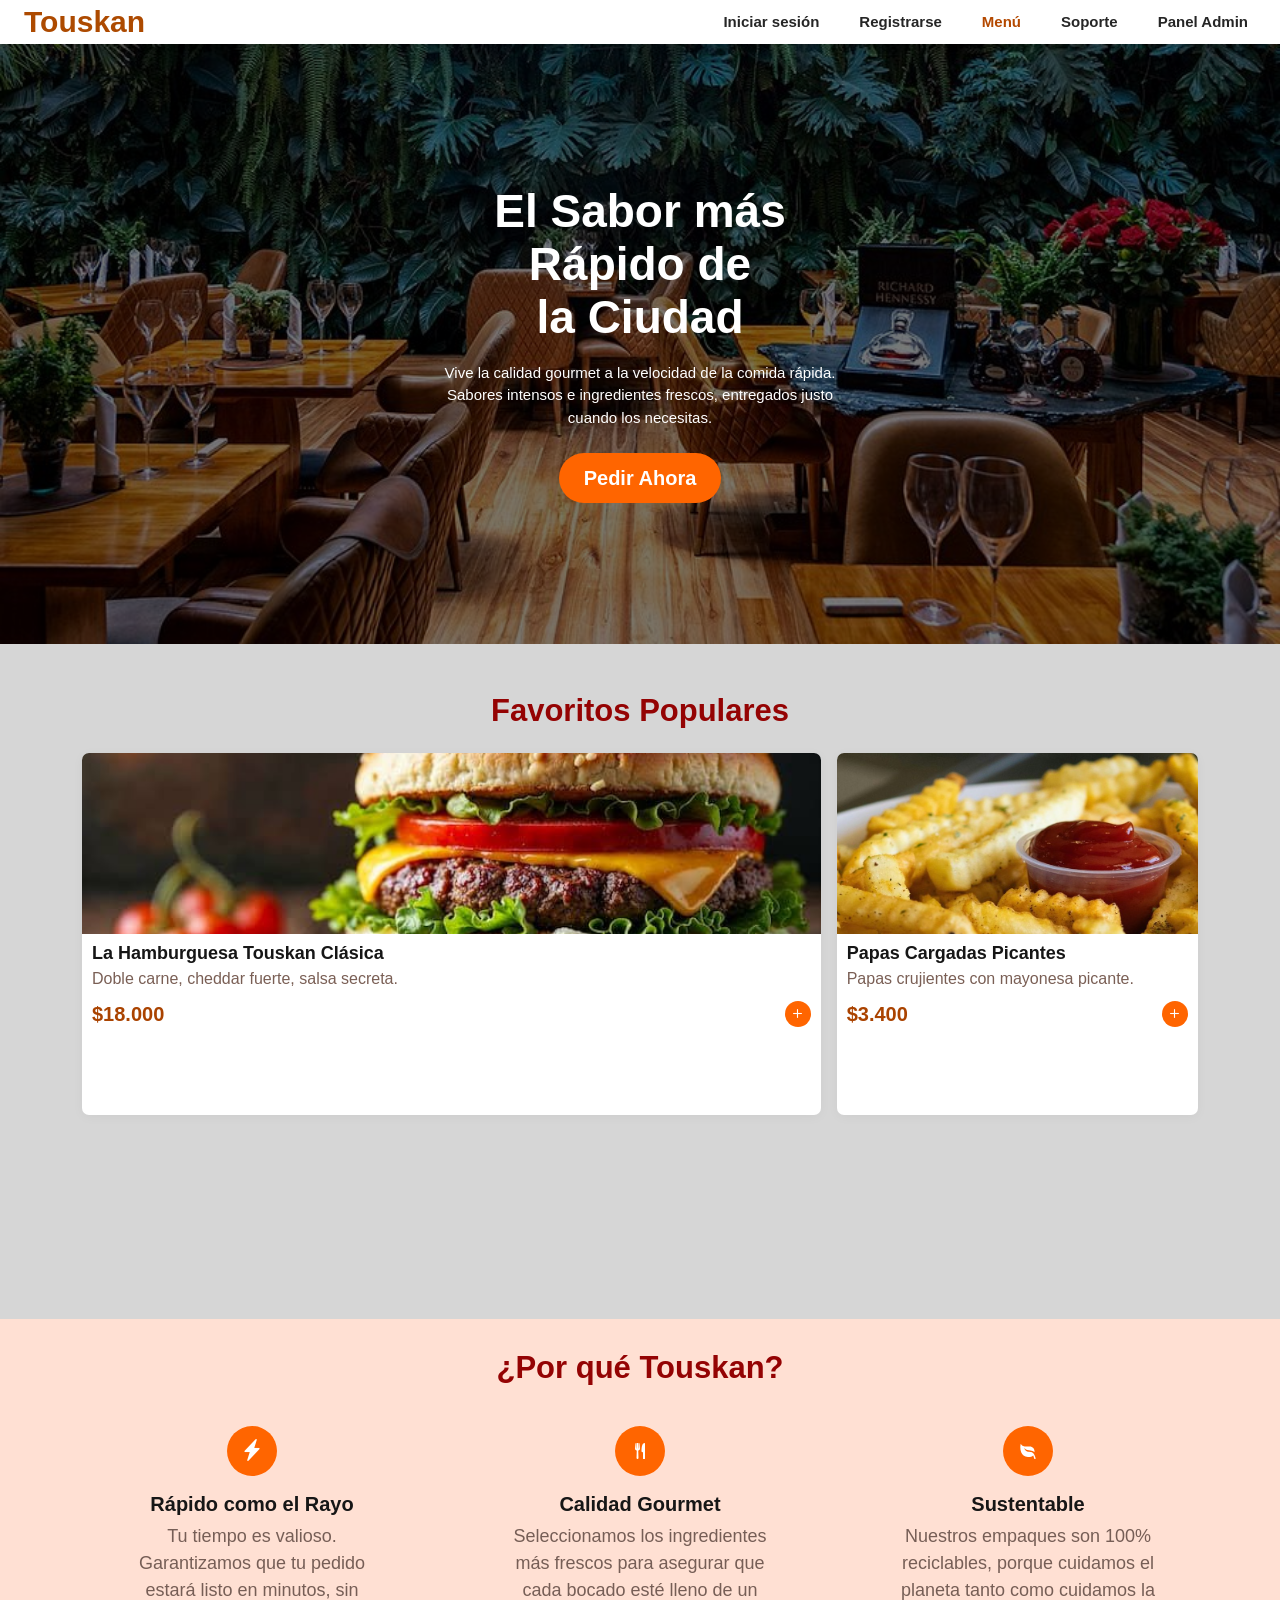
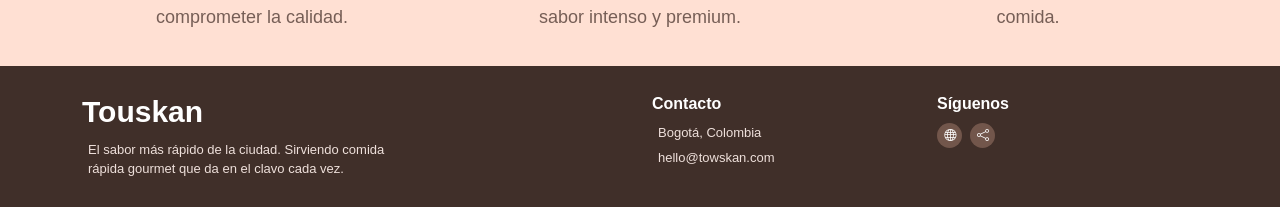
<file: index.html>
<!DOCTYPE html>
<html lang="es">

<head>
    <meta charset="UTF-8">
    <meta name="viewport" content="width=device-width, initial-scale=1.0">
    <title>Touskan | Comida Gourmet</title>

    <link href="https://cdn.jsdelivr.net/npm/bootstrap@5.3.3/dist/css/bootstrap.min.css" rel="stylesheet">
    <link href="https://cdn.jsdelivr.net/npm/bootstrap-icons@1.11.3/font/bootstrap-icons.css" rel="stylesheet">
   
    <link rel="stylesheet" href="style/style.css">
</head>

<body>
    <nav class="navbar navbar-expand-lg navbar-light bg-white fixed-top">
        <div class="container-fluid px-4">


            <a class="navbar-brand logo" href="#">
                Touskan
            </a>

            <button
                class="navbar-toggler"
                type="button"
                data-bs-toggle="collapse"
                data-bs-target="#menuPrincipal"
            >
                <span class="navbar-toggler-icon"></span>
            </button>


            <!-- MENÚ -->
            <div
                class="collapse navbar-collapse justify-content-end"
                id="menuPrincipal"
            >

                <ul class="navbar-nav align-items-lg-center gap-lg-4">

                    <li class="nav-item">
                        <a class="nav-link" href="inicio.html">
                            Iniciar sesión
                        </a>
                    </li>

                    <li class="nav-item">
                        <a class="nav-link" href="registro.html">
                            Registrarse
                        </a>
                    </li>

                    <li class="nav-item">
                        <a class="nav-link active" href="menu.html">
                            Menú
                        </a>
                    </li>

                    <li class="nav-item">
                        <a class="nav-link" href="servicio.html">
                            Soporte
                        </a>
                    </li>

                    <li class="nav-item">
                        <a class="nav-link" href="#">
                            Panel Admin
                        </a>
                    </li>

                </ul>
            </div>
        </div>
    </nav>


    <section class="her">

        <div class="hero-overlay"></div>

        <div class="container hero-content">

            <div class="row justify-content-center text-center">

                <div class="col-lg-8">

                    <h1 class="hero-title">
                        El Sabor más Rápido de
                        <br>
                        la Ciudad
                    </h1>


                    <p class="hero-text">
                        Vive la calidad gourmet a la velocidad de la comida
                        rápida. Sabores intensos e ingredientes frescos,
                        entregados justo cuando los necesitas.
                    </p><br>


                    <a href="pedidos.html" class="btn btn-pedir">
                        Pedir Ahora
                    </a>
                </div>
            </div>
        </div>

    </section>



    <section id="favoritos" class="favoritos py-5">

        <div class="container">

            <h2 class="section-title text-center mb-4">
                Favoritos Populares
            </h2>


            <div class="row g-3">

                <!-- HAMBURGUESAS -->
                <div class="col-lg-8">

                    <div class="product-card">

                        <div class="product-image-big">

                            <img src="fotos/hamburguesa.jpg" alt="Hamburguesa Touskan">

                        </div>
                        <div class="product-body">

                            <div>
                                <h3>
                                    La Hamburguesa Touskan Clásica
                                </h3>
                                <p>
                                    Doble carne, cheddar fuerte, salsa secreta.
                                </p>
                            </div>


                            <div class="product-footer">
                                <strong>
                                    $18.000
                                </strong>
                                <button 
                                     class="add-button"
                                      onclick="agregarProducto(
                                      'Hamburguesa Touskan Clásica',
                                       18000,
                                       'fotos/hamburguesa.jpg',
                                       'Doble carne, cheddar fuerte, salsa secreta.'
                                               )">

                                    <i class="bi bi-plus"></i>

                                       </button>
                            </div>
                        </div>
                    </div>

                </div>


                <!-- PAPAS -->

                <div class="col-lg-4">

                    <div class="product-card">

                        <div class="product-image-small">

                            <img
                                src="fotos/patatas-fritas.jpg"
                                alt="Papas cargadas">
                        </div>

                        <div class="product-body">

                            <div>
                                <h3>
                                    Papas Cargadas Picantes
                                </h3>

                                <p>
                                    Papas crujientes con mayonesa picante.
                                </p>

                            </div>


                            <div class="product-footer">

                                <strong>
                                    $3.400
                                </strong>

                                <button class="add-button"
                                onclick="agregarProducto('Papas Cargadas Picantes',
                                    3400,
                                     'fotos/patatas-fritas.jpg',
                                    'Papas crujientes con mayonesa picante.'
                                )">
                                    <i class="bi bi-plus"></i>
                                </button>

                            </div>

                        </div>

                    </div>

                </div>

            </div>

        </div>

    </section>



    <!-- =================================
         POR QUÉ TOWSKAN
    ================================== -->

    <section class="porque">

        <div class="container">

            <h2 class="section-title text-center mb-5">
                ¿Por qué Touskan?
            </h2>


            <div class="row text-center g-5">


                <!-- ITEM 1 -->

                <div class="col-md-4">

                    <div class="feature-icon">

                        <i class="bi bi-lightning-charge-fill"></i>

                    </div>

                    <h3>
                        Rápido como el Rayo
                    </h3>
                    <p>
                        Tu tiempo es valioso. Garantizamos que tu pedido
                        estará listo en minutos, sin comprometer la calidad.
                    </p>

                </div>



                <!-- ITEM 2 -->

                <div class="col-md-4">

                    <div class="feature-icon">

                       <svg xmlns="http://www.w3.org/2000/svg" width="16" height="16" fill="currentColor" class="bi bi-fork-knife" viewBox="0 0 16 16">
  <path d="M13 .5c0-.276-.226-.506-.498-.465-1.703.257-2.94 2.012-3 8.462a.5.5 0 0 0 .498.5c.56.01 1 .13 1 1.003v5.5a.5.5 0 0 0 .5.5h1a.5.5 0 0 0 .5-.5zM4.25 0a.25.25 0 0 1 .25.25v5.122a.128.128 0 0 0 .256.006l.233-5.14A.25.25 0 0 1 5.24 0h.522a.25.25 0 0 1 .25.238l.233 5.14a.128.128 0 0 0 .256-.006V.25A.25.25 0 0 1 6.75 0h.29a.5.5 0 0 1 .498.458l.423 5.07a1.69 1.69 0 0 1-1.059 1.711l-.053.022a.92.92 0 0 0-.58.884L6.47 15a.971.971 0 1 1-1.942 0l.202-6.855a.92.92 0 0 0-.58-.884l-.053-.022a1.69 1.69 0 0 1-1.059-1.712L3.462.458A.5.5 0 0 1 3.96 0z"/>
</svg>

                    </div>


                    <h3>
                        Calidad Gourmet
                    </h3>

                    <p>
                        Seleccionamos los ingredientes más frescos para
                        asegurar que cada bocado esté lleno de un sabor
                        intenso y premium.
                    </p>

                </div>



                <!-- ITEM 3 -->

                <div class="col-md-4">

                    <div class="feature-icon">

                        <svg xmlns="http://www.w3.org/2000/svg" width="16" height="16" fill="currentColor" class="bi bi-leaf-fill" viewBox="0 0 16 16">
  <path d="M1.4 1.7c.217.289.65.84 1.725 1.274 1.093.44 2.885.774 5.834.528 2.02-.168 3.431.51 4.326 1.556C14.161 6.082 14.5 7.41 14.5 8.5q0 .344-.027.734C13.387 8.252 11.877 7.76 10.39 7.5c-2.016-.288-4.188-.445-5.59-2.045-.142-.162-.402-.102-.379.112.108.985 1.104 1.82 1.844 2.308 2.37 1.566 5.772-.118 7.6 3.071.505.8 1.374 2.7 1.75 4.292.07.298-.066.611-.354.715a.7.7 0 0 1-.161.042 1 1 0 0 1-1.08-.794c-.13-.97-.396-1.913-.868-2.77C12.173 13.386 10.565 14 8 14c-1.854 0-3.32-.544-4.45-1.435-1.124-.887-1.889-2.095-2.39-3.383-1-2.562-1-5.536-.65-7.28L.73.806z"/>
</svg>

                    </div>


                    <h3>
                        Sustentable
                    </h3>

                    <p>
                        Nuestros empaques son 100% reciclables, porque
                        cuidamos el planeta tanto como cuidamos la comida.
                    </p>

                </div>

            </div>

        </div>

    </section>



    <!-- =================================
         FOOTER
    ================================== -->

    <footer class="footer">
        <div class="container">
            <div class="row g-4">

                <!-- LOGO -->

                <div class="col-md-6">

                    <h2 class="footer-logo">
                        Touskan
                    </h2>

                    <p class="footer-description">
                        El sabor más rápido de la ciudad.
                        Sirviendo comida rápida gourmet que
                        da en el clavo cada vez.
                    </p>

                </div>


                <!-- CONTACTO -->

                <div class="col-md-3">

                    <h3>
                        Contacto
                    </h3>

                    <p>
                        Bogotá, Colombia
                    </p>

                    

                    <p>
                        hello@towskan.com
                    </p>

                </div>


                <div class="col-md-3">

                    <h3>
                        Síguenos
                    </h3>

                    <div class="social-icons">

                        <a href="#">
                            <i class="bi bi-globe"></i>
                        </a>

                        <a href="#">
                            <i class="bi bi-share"></i>
                        </a>

                    </div>

                </div>

            </div>

        </div>

    </footer>

    
    <script src="https://cdn.jsdelivr.net/npm/bootstrap@5.3.3/dist/js/bootstrap.bundle.min.js"></script>

<script src="js/java.js"></script>


</body>

</html>
</file>
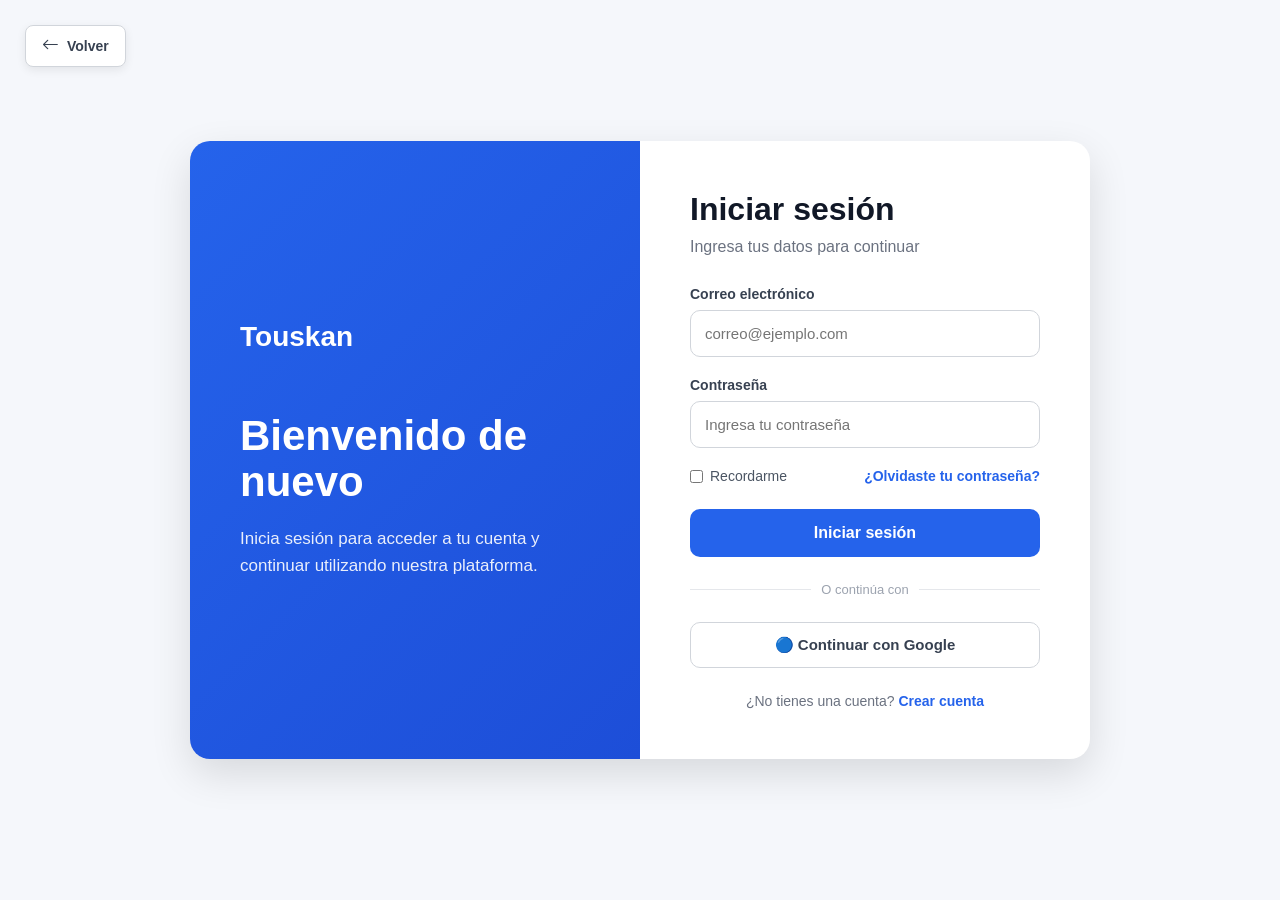
<file: inicio.html>
<!DOCTYPE html>
<html lang="es">
<head>
    <meta charset="UTF-8">
    <meta name="viewport" content="width=device-width, initial-scale=1.0">

    <title>Iniciar sesión</title>
    <link rel="stylesheet" href="https://cdn.jsdelivr.net/npm/bootstrap-icons@1.11.3/font/bootstrap-icons.css">


    <link rel="stylesheet" href="style/sesion.css">
</head>

<body>
<a href="index.html" class="btn-volver">
        <i class="bi bi-arrow-left"></i>
        Volver
    </a>



    <div class="container">

        <!-- PRESENTACIÓN -->
        <div class="left">

            <div class="logo">
                Touskan
            </div>

            <h1>
                Bienvenido de nuevo
            </h1>

            <p>
                Inicia sesión para acceder a tu cuenta
                y continuar utilizando nuestra plataforma.
            </p>

        </div>


        <!-- FORMULARIO -->
        <div class="right">

            <h2>Iniciar sesión</h2>

            <p class="subtitle">
                Ingresa tus datos para continuar
            </p>


            <form id="loginForm">

                <div class="input-group">

                    <label for="email">
                        Correo electrónico
                    </label>

                    <input
                        type="email"
                        id="email"
                        name="email"
                        placeholder="correo@ejemplo.com"
                        required
                    >

                </div>


                <div class="input-group">

                    <label for="password">
                        Contraseña
                    </label>

                    <input
                        type="password"
                        id="password"
                        name="password"
                        placeholder="Ingresa tu contraseña"
                        required
                    >

                </div>


                <div class="options">

                    <label class="remember">
                        <input type="checkbox">
                        Recordarme
                    </label>

                    <a href="#" class="forgot">
                        ¿Olvidaste tu contraseña?
                    </a>

                </div>


                <button type="submit" class="btn">
                    Iniciar sesión
                </button>

            </form>


            <div class="divider">
                O continúa con
            </div>


            <button class="google">
                🔵 Continuar con Google
            </button>


            <div class="register">
                ¿No tienes una cuenta?
                <a href="registro.html">
                    Crear cuenta
                </a>
            </div>

        </div>

    </div>


    <script>

        // DEMO: la cuenta se guarda solo en este navegador.
        // Para producción se necesita un servidor con contraseñas cifradas.
        async function hashPassword(texto) {

            if (!window.crypto || !crypto.subtle) {
                throw new Error("Este navegador no permite cifrar la contraseña.");
            }

            const datos = new TextEncoder().encode(texto);
            const hash = await crypto.subtle.digest("SHA-256", datos);

            return Array.from(new Uint8Array(hash))
                .map(b => b.toString(16).padStart(2, "0"))
                .join("");

        }

        document
            .getElementById("loginForm")
            .addEventListener("submit", async function (event) {

                event.preventDefault();

                const email = document.getElementById("email").value.trim().toLowerCase();
                const password = document.getElementById("password").value;

                if (email === "" || password === "") {
                    alert("Completa todos los campos.");
                    return;
                }

                let usuario = null;

                try {
                    usuario = JSON.parse(localStorage.getItem("usuarioTouskan"));
                } catch (error) {
                    usuario = null;
                }

                if (!usuario) {
                    alert("No hay ninguna cuenta creada en este navegador. Regístrate primero.");
                    return;
                }

                try {

                    const hash = await hashPassword(password);

                    if (usuario.email !== email || usuario.hash !== hash) {
                        alert("Correo o contraseña incorrectos.");
                        return;
                    }

                    localStorage.setItem(
                        "sesionTouskan",
                        JSON.stringify({ nombre: usuario.nombre, email: usuario.email })
                    );

                    window.location.href = "menu.html";

                } catch (error) {

                    alert(error.message);

                }

            });

        document
            .querySelector(".google")
            .addEventListener("click", function () {
                alert("El inicio de sesión con Google estará disponible pronto.");
            });

    </script>

</body>
</html>
</file>
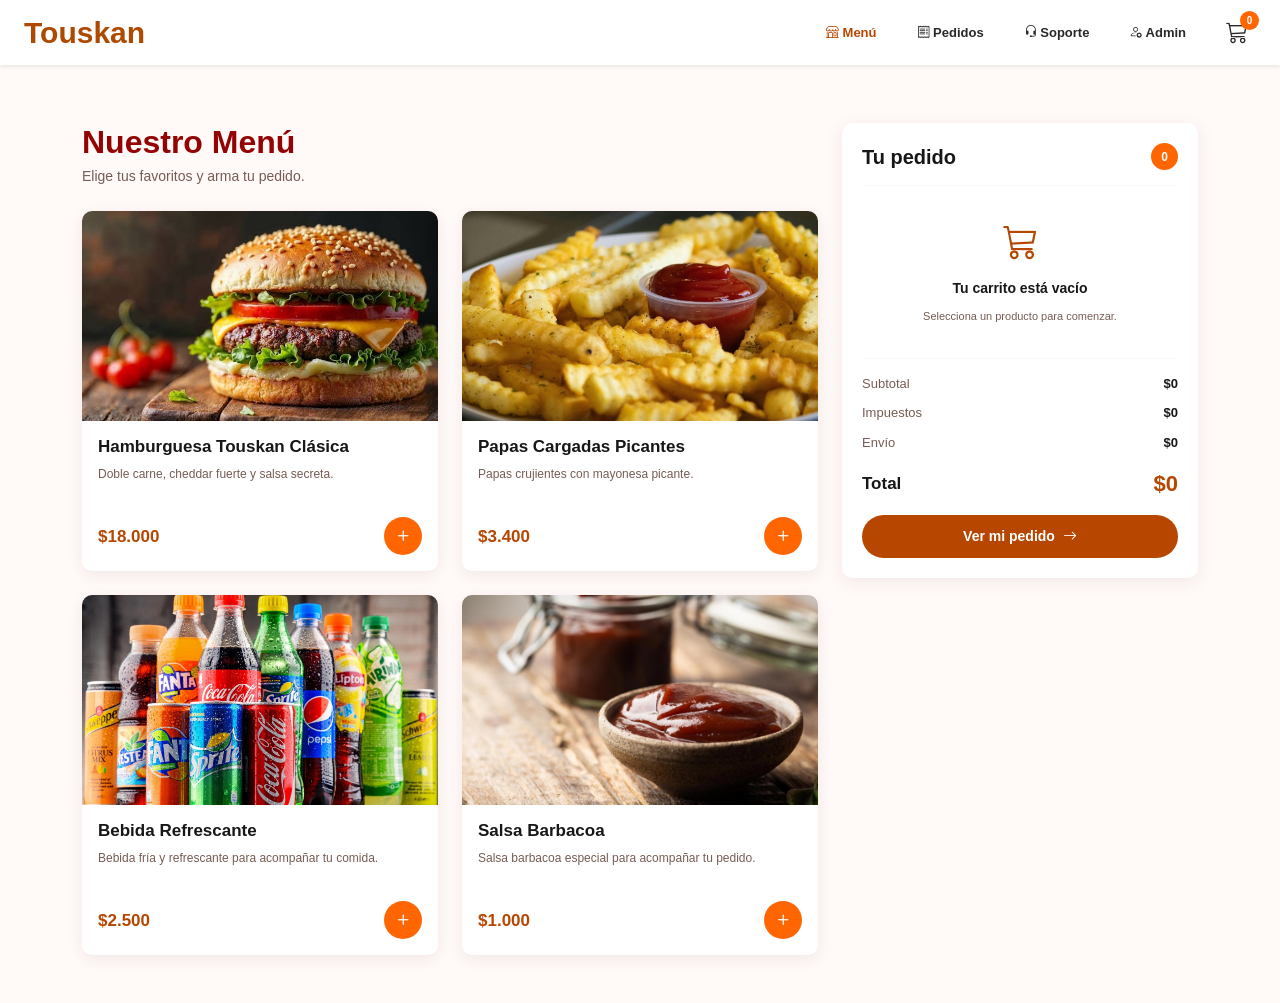
<file: menu.html>
<!DOCTYPE html>
<html lang="es">

<head>

    <meta charset="UTF-8">

    <meta
        name="viewport"
        content="width=device-width, initial-scale=1.0"
    >

    <title>Touskan - Menú</title>

    <link
        href="https://cdn.jsdelivr.net/npm/bootstrap@5.3.3/dist/css/bootstrap.min.css"
        rel="stylesheet"
    >

    <link
        href="https://cdn.jsdelivr.net/npm/bootstrap-icons@1.11.3/font/bootstrap-icons.css"
        rel="stylesheet"
    >

    <link
        rel="stylesheet"
        href="style/menu.css"
    >

</head>


<body>

<nav class="navbar navbar-expand-lg bg-white fixed-top shadow-sm">

    <div class="container-fluid px-4">


        <!-- LOGO -->

        <a
            class="navbar-brand logo"
            href="index.html"
        >

            Touskan

        </a>



        <!-- BOTÓN RESPONSIVE -->

        <button
            class="navbar-toggler"
            type="button"
            data-bs-toggle="collapse"
            data-bs-target="#menuPrincipal"
        >

            <span class="navbar-toggler-icon"></span>

        </button>



        <!-- MENÚ -->

        <div
            class="collapse navbar-collapse justify-content-end"
            id="menuPrincipal"
        >

            <ul
                class="navbar-nav align-items-lg-center gap-lg-4"
            >


                <!-- MENÚ -->

                <li class="nav-item">

                    <a
                        class="nav-link active"
                        href="menu.html"
                    >

                        <i class="bi bi-shop"></i>

                        Menú

                    </a>

                </li>



                <!-- PEDIDOS -->

                <li class="nav-item">

                    <a
                        class="nav-link"
                        href="pedidos.html"
                    >

                        <i class="bi bi-receipt"></i>

                        Pedidos

                    </a>

                </li>



                <!-- SOPORTE -->

                <li class="nav-item">

                    <a
                        class="nav-link"
                        href="#"
                    >

                        <i class="bi bi-headset"></i>

                        Soporte

                    </a>

                </li>



                <!-- ADMIN -->

                <li class="nav-item">

                    <a
                        class="nav-link"
                        href="#"
                    >

                        <i class="bi bi-person-gear"></i>

                        Admin

                    </a>

                </li>



                <!-- CARRITO -->

                <li class="nav-item">

                    <a
                        href="pedidos.html"
                        class="cart-link"
                    >

                        <i class="bi bi-cart3"></i>

                        <span
                            class="cart-number"
                            id="cartNumber"
                        >

                            0

                        </span>

                    </a>

                </li>


            </ul>

        </div>

    </div>

</nav>



<!-- =====================================================
     CONTENIDO
===================================================== -->

<main class="container py-5">

    <div class="row">


        <!-- =================================================
             COLUMNA PRINCIPAL
        ================================================== -->

        <div class="col-lg-8">


            <!-- TÍTULO -->

            <div class="mb-4">

                <h1 class="page-title">

                    Nuestro Menú

                </h1>

                <p class="page-description">

                    Elige tus favoritos y arma tu pedido.

                </p>

            </div>



            <!-- =================================================
                 PRODUCTOS
            ================================================== -->

            <div class="row g-4">



                <!-- =========================================
                     HAMBURGUESA
                ========================================== -->

                <div class="col-md-6">

                    <div class="menu-card">


                        <div class="menu-image">

                            <img
                                src="fotos/hamburguesa.jpg"
                                alt="Hamburguesa Touskan Clásica"
                            >

                        </div>



                        <div class="menu-body">


                            <h3>

                                Hamburguesa Touskan Clásica

                            </h3>


                            <p>

                                Doble carne, cheddar fuerte
                                y salsa secreta.

                            </p>



                            <div class="menu-footer">


                                <strong>

                                    $18.000

                                </strong>



                                <button
                                    type="button"
                                    class="add-button"
                                    onclick="agregarProducto(
                                        'Hamburguesa Touskan Clásica',
                                        18000,
                                        'fotos/hamburguesa.jpg',
                                        'Doble carne, cheddar fuerte y salsa secreta.'
                                    )"
                                >

                                    <i class="bi bi-plus"></i>

                                </button>


                            </div>

                        </div>

                    </div>

                </div>



                <!-- =========================================
                     PAPAS
                ========================================== -->

                <div class="col-md-6">

                    <div class="menu-card">


                        <div class="menu-image">

                            <img
                                src="fotos/patatas-fritas.jpg"
                                alt="Papas Cargadas Picantes"
                            >

                        </div>



                        <div class="menu-body">


                            <h3>

                                Papas Cargadas Picantes

                            </h3>


                            <p>

                                Papas crujientes con
                                mayonesa picante.

                            </p>



                            <div class="menu-footer">


                                <strong>

                                    $3.400

                                </strong>



                                <button
                                    type="button"
                                    class="add-button"
                                    onclick="agregarProducto(
                                        'Papas Cargadas Picantes',
                                        3400,
                                        'fotos/patatas-fritas.jpg',
                                        'Papas crujientes con mayonesa picante.'
                                    )"
                                >

                                    <i class="bi bi-plus"></i>

                                </button>


                            </div>

                        </div>

                    </div>

                </div>



                <!-- =========================================
                     BEBIDA
                ========================================== -->

                <div class="col-md-6">

                    <div class="menu-card">


                        <div class="menu-image">

                            <img
                                src="fotos/bebidas.jpg"
                                alt="Bebida Refrescante"
                            >

                        </div>



                        <div class="menu-body">


                            <h3>

                                Bebida Refrescante

                            </h3>


                            <p>

                                Bebida fría y refrescante
                                para acompañar tu comida.

                            </p>



                            <div class="menu-footer">


                                <strong>

                                    $2.500

                                </strong>



                                <button
                                    type="button"
                                    class="add-button"
                                    onclick="agregarProducto(
                                        'Bebida Refrescante',
                                        2500,
                                        'fotos/bebidas.jpg',
                                        'Bebida fría y refrescante para acompañar tu comida.'
                                    )"
                                >

                                    <i class="bi bi-plus"></i>

                                </button>


                            </div>

                        </div>

                    </div>

                </div>



                <!-- =========================================
                     SALSA
                ========================================== -->

                <div class="col-md-6">

                    <div class="menu-card">


                        <div class="menu-image">

                            <img
                                src="fotos/salsa-barbacoa.avif"
                                alt="Salsa Barbacoa"
                            >

                        </div>



                        <div class="menu-body">


                            <h3>

                                Salsa Barbacoa

                            </h3>


                            <p>

                                Salsa barbacoa especial
                                para acompañar tu pedido.

                            </p>



                            <div class="menu-footer">


                                <strong>

                                    $1.000

                                </strong>



                                <button
                                    type="button"
                                    class="add-button"
                                    onclick="agregarProducto(
                                        'Salsa Barbacoa',
                                        1000,
                                        'fotos/salsa-barbacoa.avif',
                                        'Salsa barbacoa especial para acompañar tu pedido.'
                                    )"
                                >

                                    <i class="bi bi-plus"></i>

                                </button>


                            </div>

                        </div>

                    </div>

                </div>


            </div>

        </div>



        <!-- =================================================
             COLUMNA DERECHA - CARRITO
        ================================================== -->

        <div class="col-lg-4">


            <div class="cart-card">


                <!-- ENCABEZADO -->

                <div class="cart-header">

                    <h2>

                        Tu pedido

                    </h2>


                    <span id="cartNumber2">

                        0

                    </span>

                </div>



                <hr>



                <!-- PRODUCTOS -->

                <div id="cartItems">

                    <div class="empty-cart">

                        <i class="bi bi-cart3"></i>

                        <p>

                            Tu carrito está vacío

                        </p>

                        <small>

                            Selecciona un producto
                            para comenzar.

                        </small>

                    </div>

                </div>



                <hr>



                <!-- SUBTOTAL -->

                <div class="summary-row">

                    <span>

                        Subtotal

                    </span>


                    <strong id="subtotal">

                        $0

                    </strong>

                </div>



                <!-- IMPUESTOS -->

                <div class="summary-row">

                    <span>
                        Impuestos

                    </span>


                    <strong id="impuestos">

                        $0

                    </strong>

                </div>



                <!-- ENVÍO -->

                <div class="summary-row">

                    <span>

                        Envío

                    </span>


                    <strong id="envio">

                        $0

                    </strong>

                </div>



                <!-- TOTAL -->

                <div class="total-row">

                    <span>

                        Total

                    </span>


                    <strong id="total">

                        $0

                    </strong>

                </div>



                <!-- BOTÓN -->

                <a
                    href="pedidos.html"
                    class="checkout-btn"
                >

                    Ver mi pedido

                    <i class="bi bi-arrow-right"></i>

                </a>


            </div>

        </div>


    </div>

</main>



<!-- =====================================================
     JAVASCRIPT DEL CARRITO
===================================================== -->

<script src="js/java.js"></script>



<!-- =====================================================
     BOOTSTRAP JS
===================================================== -->

<script
    src="https://cdn.jsdelivr.net/npm/bootstrap@5.3.3/dist/js/bootstrap.bundle.min.js"
></script>


</body>

</html>
</file>
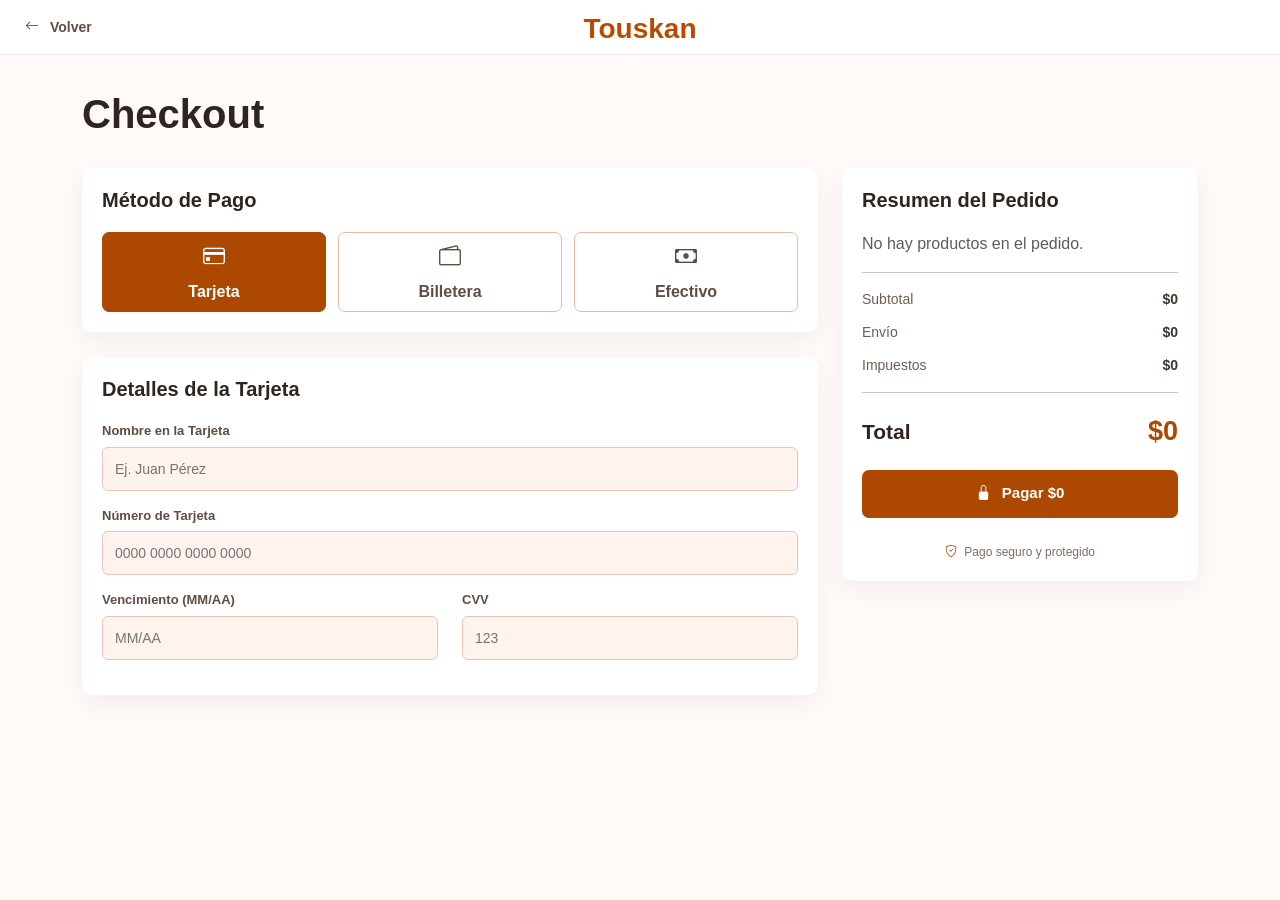
<file: pago.html>
<!DOCTYPE html>
<html lang="es">

<head>

    <meta charset="UTF-8">

    <meta
        name="viewport"
        content="width=device-width, initial-scale=1.0">

    <title>Touskan - Pago</title>

    <link
        href="https://cdn.jsdelivr.net/npm/bootstrap@5.3.3/dist/css/bootstrap.min.css"
        rel="stylesheet"
    >
    <link
        href="https://cdn.jsdelivr.net/npm/bootstrap-icons@1.11.3/font/bootstrap-icons.css"
        rel="stylesheet"
    >
    <link rel="stylesheet"href="style/pago.css">

</head>


<body>


<nav class="navbar">

    <a
        href="pedidos.html"
        class="volver">

        <i class="bi bi-arrow-left"></i>

        Volver

    </a>


    <div class="logo">
        Touskan
    </div>

</nav>


<!-- =====================================================
     CONTENIDO
===================================================== -->

<main class="container pago-container">


    <h1>
        Checkout
    </h1>


    <div class="row g-4">


        <!-- =================================================
             COLUMNA IZQUIERDA
        ================================================== -->

        <div class="col-lg-8">


            <!-- MÉTODO DE PAGO -->

            <section class="card-pago">

                <h2>
                    Método de Pago
                </h2>


                <!-- BOTONES -->

                <div class="metodos">


                    <!-- TARJETA -->

                    <button
                        type="button"
                        class="metodo activo"
                        id="btnTarjeta"
                        onclick="seleccionarMetodo('tarjeta')">

                        <i class="bi bi-credit-card"></i>

                        <span>
                            Tarjeta
                        </span>

                    </button>


                    <!-- BILLETERA -->

                    <button
                        type="button"
                        class="metodo"
                        id="btnBilletera"
                        onclick="seleccionarMetodo('billetera')">

                        <i class="bi bi-wallet2"></i>

                        <span>
                            Billetera
                        </span>

                    </button>


                    <!-- EFECTIVO -->

                    <button
                        type="button"
                        class="metodo"
                        id="btnEfectivo"
                        onclick="seleccionarMetodo('efectivo')">

                        <i class="bi bi-cash"></i>

                        <span>
                            Efectivo
                        </span>

                    </button>

                </div>

            </section>


            <!-- =================================================
                 TARJETA
            ================================================== -->

            <section
                class="card-pago"
                id="formTarjeta">

                <h2>
                    Detalles de la Tarjeta
                </h2>


                <label for="nombreTarjeta">
                    Nombre en la Tarjeta
                </label>

                <input
                    type="text"
                    id="nombreTarjeta"
                    placeholder="Ej. Juan Pérez"
                >


                <label for="numeroTarjeta">
                    Número de Tarjeta
                </label>

                <input
                    type="text"
                    id="numeroTarjeta"
                    placeholder="0000 0000 0000 0000"
                    maxlength="19"
                    oninput="formatearTarjeta(this)"
                >


                <div class="row">

                    <div class="col-md-6">

                        <label for="vencimiento">
                            Vencimiento (MM/AA)
                        </label>

                        <input
                            type="text"
                            id="vencimiento"
                            placeholder="MM/AA"
                            maxlength="5"
                            oninput="formatearVencimiento(this)"
                        >

                    </div>


                    <div class="col-md-6">

                        <label for="cvv">
                            CVV
                        </label>

                        <input
                            type="password"
                            id="cvv"
                            placeholder="123"
                            maxlength="4"
                        >

                    </div>

                </div>

            </section>


            <!-- =================================================
                 BILLETERA
            ================================================== -->

            <section
                class="card-pago oculto"
                id="formBilletera">

                <h2>
                    Pago con Billetera
                </h2>

                <p>
                    Selecciona tu billetera digital.
                </p>


                <div class="billeteras">


                    <button
                        type="button"
                        id="btnNequi"
                        onclick="seleccionarBilletera('Nequi')">

                        <i class="bi bi-phone"></i>

                        Nequi

                    </button>


                    <button
                        type="button"
                        id="btnDaviplata"
                        onclick="seleccionarBilletera('Daviplata')">

                        <i class="bi bi-phone"></i>

                        Daviplata

                    </button>

                </div>


                <label for="numeroBilletera">
                    Número de celular
                </label>

                <input
                    type="text"
                    id="numeroBilletera"
                    placeholder="Ej. 3001234567"
                    maxlength="10"
                >

            </section>


            <!-- =================================================
                 EFECTIVO
            ================================================== -->

            <section
                class="card-pago oculto"
                id="formEfectivo">

                <h2>
                    Pago en Efectivo
                </h2>


                <div class="efectivo-info">

                    <i class="bi bi-cash-stack"></i>


                    <div>

                        <strong>
                            Pago contra entrega
                        </strong>

                        <p>
                            Paga al recibir tu pedido.
                        </p>

                    </div>

                </div>

            </section>

        </div>


        <!-- =================================================
             COLUMNA DERECHA
        ================================================== -->

        <div class="col-lg-4">


            <section class="resumen">


                <h2>
                    Resumen del Pedido
                </h2>


                <!-- PRODUCTOS -->

                <div id="productosPago"></div>


                <hr>


                <div class="fila">

                    <span>
                        Subtotal
                    </span>

                    <strong id="subtotalPago">
                        $0
                    </strong>

                </div>


                <div class="fila">

                    <span>
                        Envío
                    </span>

                    <strong id="envioPago">
                        $0
                    </strong>

                </div>


                <div class="fila">

                    <span>
                        Impuestos
                    </span>

                    <strong id="impuestosPago">
                        $0
                    </strong>

                </div>


                <hr>


                <div class="total">

                    <span>
                        Total
                    </span>

                    <strong id="totalPago">
                        $0
                    </strong>

                </div>


                <!-- PAGAR -->

                <button
                    type="button"
                    class="btn-pagar"
                    onclick="procesarPago()">

                    <i class="bi bi-lock-fill"></i>

                    Pagar

                    <span id="textoTotal">
                        $0
                    </span>

                </button>


                <div class="seguro">

                    <i class="bi bi-shield-check"></i>

                    Pago seguro y protegido

                </div>

            </section>

        </div>

    </div>

</main>


<!-- JAVASCRIPT -->

<script src="js/java.js"></script>


<script
    src="https://cdn.jsdelivr.net/npm/bootstrap@5.3.3/dist/js/bootstrap.bundle.min.js">
</script>


</body>
</html>
</file>
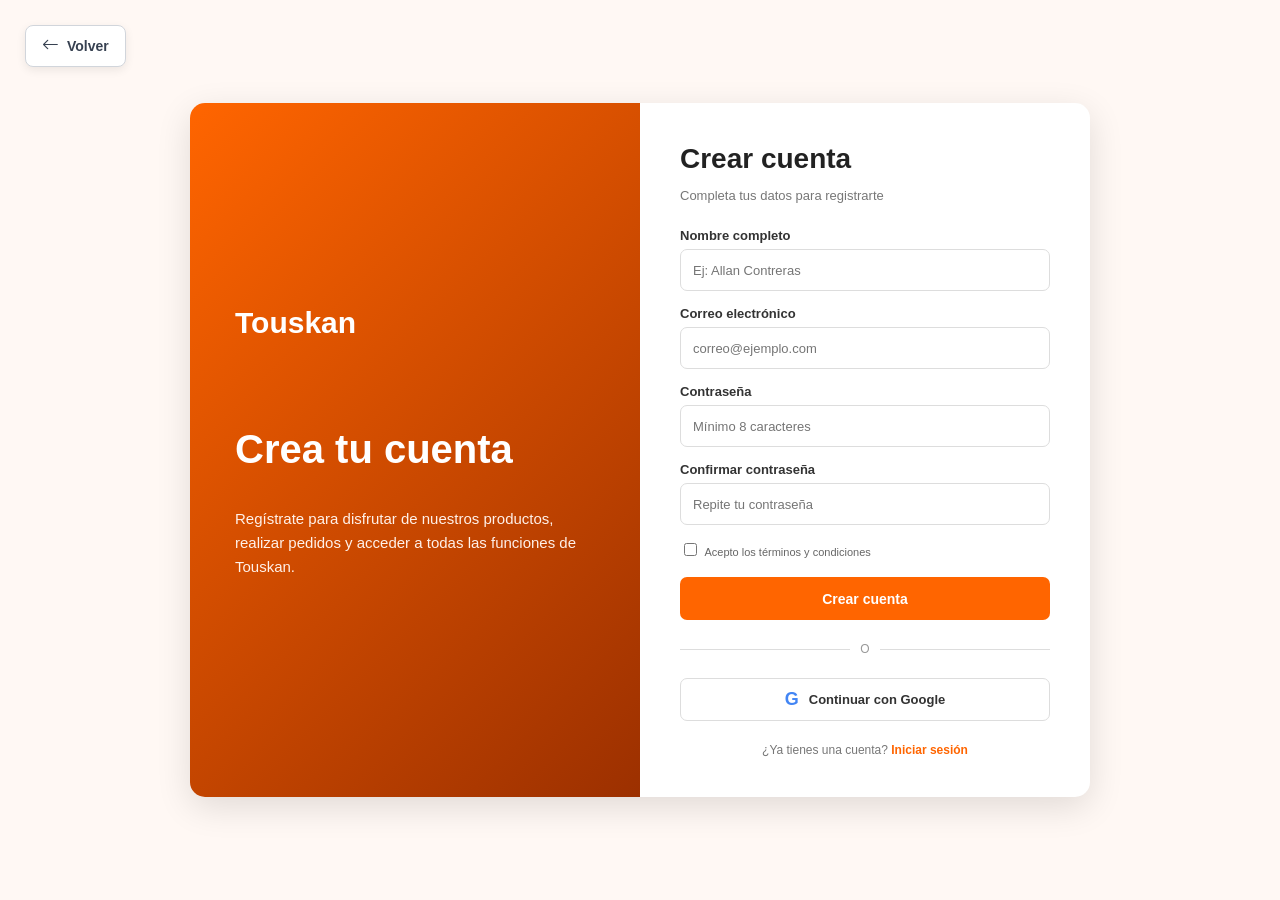
<file: registro.html>
<!DOCTYPE html>
<html lang="es">

<head>

    <meta charset="UTF-8">

    <meta name="viewport"
          content="width=device-width, initial-scale=1.0">

    <title>Crear cuenta | Touskan</title>
    <link rel="stylesheet" href="https://cdn.jsdelivr.net/npm/bootstrap-icons@1.11.3/font/bootstrap-icons.css">


    <link rel="stylesheet"
          href="style/registro.css">

</head>


<body>
<a href="index.html" class="btn-volver">
        <i class="bi bi-arrow-left"></i>
        Volver
    </a>




    <div class="container">


        <!-- =========================
             PRESENTACIÓN
        ========================== -->

        <div class="left">

            <div class="logo">
                Touskan
            </div>

            <h1>
                Crea tu cuenta
            </h1>

            <p>
                Regístrate para disfrutar de nuestros productos,
                realizar pedidos y acceder a todas las funciones
                de Touskan.
            </p>

        </div>



        <!-- =========================
             FORMULARIO
        ========================== -->

        <div class="right">

            <h2>
                Crear cuenta
            </h2>

            <p class="subtitle">
                Completa tus datos para registrarte
            </p>


            <form id="registroForm">


                <!-- NOMBRE -->

                <div class="input-group">

                    <label for="nombre">
                        Nombre completo
                    </label>

                    <input
                        type="text"
                        id="nombre"
                        name="nombre"
                        placeholder="Ej: Allan Contreras"
                        required
                    >

                </div>



                <!-- CORREO -->

                <div class="input-group">

                    <label for="email">
                        Correo electrónico
                    </label>

                    <input
                        type="email"
                        id="email"
                        name="email"
                        placeholder="correo@ejemplo.com"
                        required
                    >

                </div>



                <!-- CONTRASEÑA -->

                <div class="input-group">

                    <label for="password">
                        Contraseña
                    </label>

                    <input
                        type="password"
                        id="password"
                        name="password"
                        placeholder="Mínimo 8 caracteres"
                        required
                        minlength="8"
                    >

                </div>



                <!-- CONFIRMAR CONTRASEÑA -->

                <div class="input-group">

                    <label for="confirmPassword">
                        Confirmar contraseña
                    </label>

                    <input
                        type="password"
                        id="confirmPassword"
                        name="confirmPassword"
                        placeholder="Repite tu contraseña"
                        required
                    >

                </div>



                <!-- TÉRMINOS -->

                <div class="terms">

                    <label>

                        <input
                            type="checkbox"
                            id="terminos"
                            required
                        >

                        Acepto los términos y condiciones

                    </label>

                </div>



                <!-- BOTÓN -->

                <button
                    type="submit"
                    class="btn">

                    Crear cuenta

                </button>


            </form>



            <!-- SEPARADOR -->

            <div class="divider">

                <span>
                    O
                </span>

            </div>



            <!-- GOOGLE -->

            <button
                type="button"
                class="google"
                id="googleBtn">

                <span class="google-icon">
                    G
                </span>

                Continuar con Google

            </button>



            <!-- LOGIN -->

            <div class="login">

                ¿Ya tienes una cuenta?

                <a href="inicio.html">
                    Iniciar sesión
                </a>

            </div>


        </div>

    </div>



    <!-- =========================
         JAVASCRIPT
    ========================== -->

    <script>

        // DEMO: la cuenta se guarda solo en este navegador.
        // Para producción se necesita un servidor con contraseñas cifradas.
        async function hashPassword(texto) {

            if (!window.crypto || !crypto.subtle) {
                throw new Error("Este navegador no permite cifrar la contraseña.");
            }

            const datos = new TextEncoder().encode(texto);
            const hash = await crypto.subtle.digest("SHA-256", datos);

            return Array.from(new Uint8Array(hash))
                .map(b => b.toString(16).padStart(2, "0"))
                .join("");

        }

        document
            .getElementById("registroForm")
            .addEventListener("submit", async function (event) {

                event.preventDefault();

                const nombre = document.getElementById("nombre").value.trim();
                const email = document.getElementById("email").value.trim().toLowerCase();
                const password = document.getElementById("password").value;
                const confirmPassword = document.getElementById("confirmPassword").value;
                const terminos = document.getElementById("terminos").checked;

                if (password.length < 6) {
                    alert("La contraseña debe tener al menos 6 caracteres.");
                    return;
                }

                if (password !== confirmPassword) {
                    alert("Las contraseñas no coinciden.");
                    return;
                }

                if (!terminos) {
                    alert("Debes aceptar los términos y condiciones.");
                    return;
                }

                try {

                    const usuario = {
                        nombre: nombre,
                        email: email,
                        hash: await hashPassword(password)
                    };

                    localStorage.setItem("usuarioTouskan", JSON.stringify(usuario));

                    alert("¡Cuenta creada correctamente!");

                    window.location.href = "inicio.html";

                } catch (error) {

                    alert(error.message);

                }

            });

        document
            .getElementById("googleBtn")
            .addEventListener("click", function () {
                alert("El inicio de sesión con Google estará disponible pronto.");
            });

    </script>

</body>

</html>
</file>
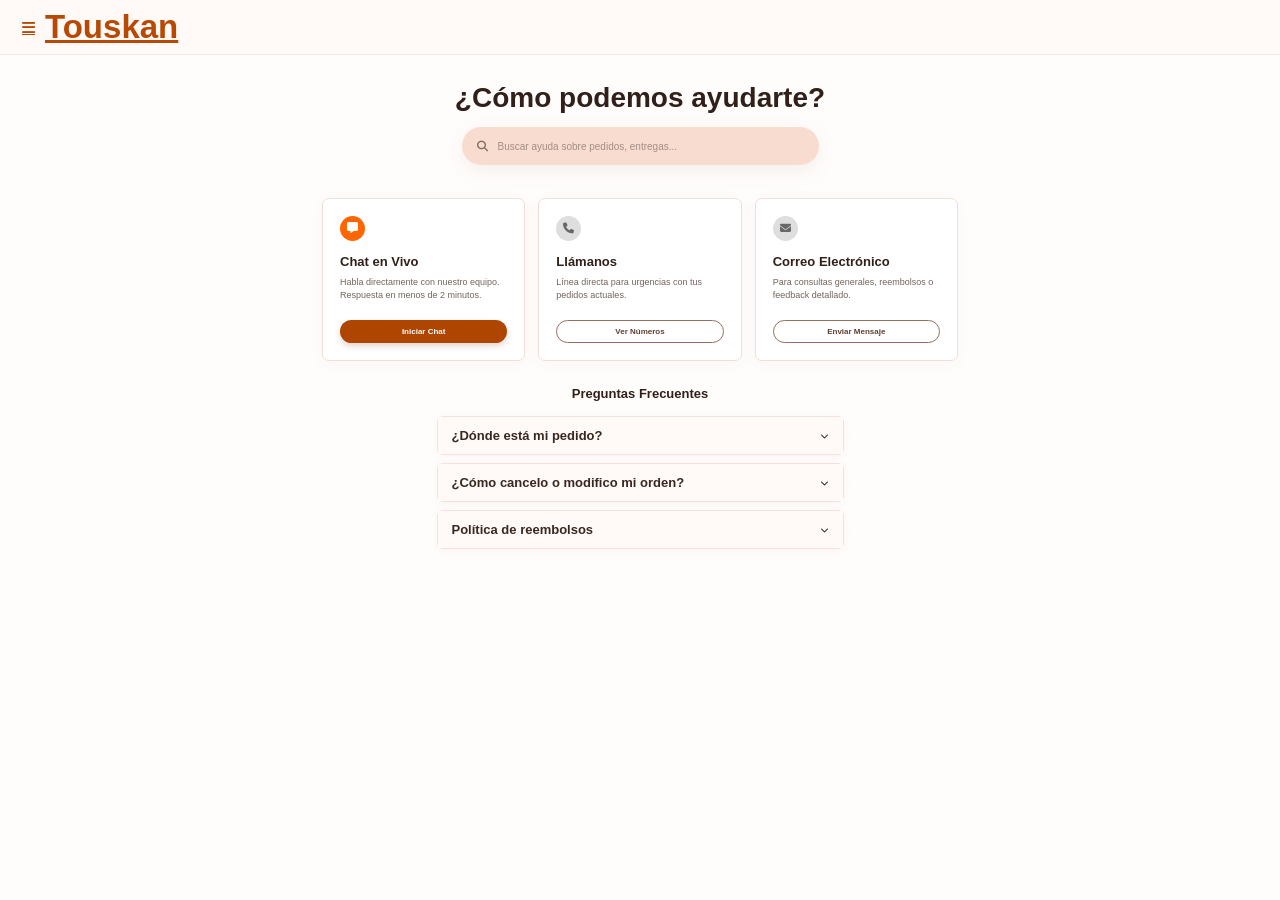
<file: servicio.html>
<!DOCTYPE html>
<html lang="es">
<head>
    <meta charset="UTF-8">
    <meta name="viewport" content="width=device-width, initial-scale=1.0">

    <title>Touskan - Soporte</title>

    <!-- ICONOS -->
    <link rel="stylesheet"
          href="https://cdnjs.cloudflare.com/ajax/libs/font-awesome/6.5.2/css/all.min.css">
          
 <link rel="stylesheet" href="style/servicios.css">

</head>


<body>


    <!-- HEADER -->

    <header class="header">

        <div>
        <a href="index.html" class="logo">

            <i class="fa-solid fa-bars"></i>

            <span>
                Touskan
            </span>
            </a>
        </div>





    
    </header>



    <!-- CONTENIDO -->

    <main>


        <!-- HERO -->

        <section class="hero">

            <h1>
                ¿Cómo podemos ayudarte?
            </h1>


            <div class="buscador">

                <i class="fa-solid fa-magnifying-glass"></i>

                <input
                    id="busqueda"
                    type="text"
                    placeholder="Buscar ayuda sobre pedidos, entregas..."
                >

            </div>

        </section>



        <!-- TARJETAS-->

        <section class="tarjetas">


            <!-- CHAT -->

            <div class="tarjeta">

                <div class="icono naranja">

                    <i class="fa-solid fa-message"></i>

                </div>


                <h2>
                    Chat en Vivo
                </h2>


                <p>
                    Habla directamente con nuestro equipo.
                    Respuesta en menos de 2 minutos.
                </p>


                <button
                    class="btn-principal"
                    onclick="iniciarChat()">

                    Iniciar Chat

                </button>

            </div>



            <!-- TELÉFONO -->

            <div class="tarjeta">

                <div class="icono gris">

                    <i class="fa-solid fa-phone"></i>

                </div>


                <h2>
                    Llámanos
                </h2>


                <p>
                    Línea directa para urgencias con tus
                    pedidos actuales.
                </p>


                <button
                    class="btn-secundario"
                    onclick="verNumeros()">

                    Ver Números

                </button>

            </div>



            <!-- CORREO -->

            <div class="tarjeta">

                <div class="icono gris">

                    <i class="fa-solid fa-envelope"></i>

                </div>


                <h2>
                    Correo Electrónico
                </h2>


                <p>
                    Para consultas generales, reembolsos o
                    feedback detallado.
                </p>


                <button
                    class="btn-secundario"
                    onclick="enviarMensaje()">

                    Enviar Mensaje

                </button>

            </div>

        </section>



        <!-- PREGUNTAS FRECUENTES -->

        <section class="faq">

            <h2>
                Preguntas Frecuentes
            </h2>



            <!-- PREGUNTA 1 -->

            <div class="pregunta">

                <button onclick="togglePregunta(this)">

                    <span>
                        ¿Dónde está mi pedido?
                    </span>

                    <i class="fa-solid fa-chevron-down"></i>

                </button>


                <div class="respuesta">

                    Puedes consultar el estado de tu pedido
                    desde la sección <strong>Orders</strong>.

                </div>

            </div>



            <!-- PREGUNTA 2 -->

            <div class="pregunta">

                <button onclick="togglePregunta(this)">

                    <span>
                        ¿Cómo cancelo o modifico mi orden?
                    </span>

                    <i class="fa-solid fa-chevron-down"></i>

                </button>


                <div class="respuesta">

                    Puedes cancelar o modificar tu orden
                    mientras el restaurante todavía no la haya
                    comenzado a preparar.

                </div>

            </div>



            <!-- PREGUNTA 3 -->

            <div class="pregunta">

                <button onclick="togglePregunta(this)">

                    <span>
                        Política de reembolsos
                    </span>

                    <i class="fa-solid fa-chevron-down"></i>

                </button>


                <div class="respuesta">

                    Los reembolsos se realizan dependiendo
                    del estado del pedido y del método de pago
                    utilizado.

                </div>

            </div>

        </section>

    </main>



    <!-- JAVASCRIPT -->

    <script>


        /*  PREGUNTAS FRECUENTES */

        function togglePregunta(boton) {

            const pregunta =
                boton.parentElement;

            pregunta.classList.toggle("abierta");

        }



        /* CHAT*/

        function iniciarChat() {

            alert(
                "¡Hola! 👋\n\n" +
                "Un asesor de Touskan se pondrá " +
                "en contacto contigo."
            );

        }



        /* TELÉFONOS*/

        function verNumeros() {

            alert(
                "📞 Atención al cliente\n\n" +
                "Línea principal: +57 300 000 0000\n" +
                "Línea de urgencias: +57 301 000 0000"
            );

        }



        /* CORREO*/

        function enviarMensaje() {

            window.location.href =
                "mailto:soporte@towskan.com";

        }



        /* BUSCADOR*/

        const buscador =
            document.getElementById("busqueda");


        buscador.addEventListener(
            "input",
            function () {

                const texto =
                    this.value.toLowerCase().trim();


                const preguntas =
                    document.querySelectorAll(".pregunta");


                preguntas.forEach(
                    function (pregunta) {

                        const contenido =
                            pregunta.textContent.toLowerCase();


                        if (
                            contenido.includes(texto)
                        ) {

                            pregunta.style.display =
                                "block";

                        } else {

                            pregunta.style.display =
                                "none";

                        }

                    }
                );

            }
        );


    </script>

</body>
</html>
</file>
<file: style/style.css>
/* =================================
   CONFIGURACIÓN GENERAL
================================= */

* {
    box-sizing: border-box;
}

body {
    margin: 0;
    font-family: Arial, Helvetica, sans-serif;
    background-color: #fff9f7;
    color: #161616;
}


/* =================================
   NAVBAR
================================= */

.navbar {
    height: 44px;
    box-shadow: 0 1px 8px rgba(0, 0, 0, 0.08);
    z-index: 1000;
}

.logo {
    color: #ad4a00 !important;
    font-size: 30px;
    font-weight: 800;
    line-height: 1;
}

.nav-link {
    color: #262626 !important;
    font-size: 15px;
    font-weight: 600;
}

.nav-link.active {
    color: #b44900 !important;
}

.notification {
    width: 30px;
    height: 30px;

    border-radius: 50%;

    display: flex;
    align-items: center;
    justify-content: center;

    color: #222;

    text-decoration: none;
}

.notification:hover {
    background-color: #fff0e8;
}


/* HERO*/

.her {
    height: 600px;

    margin-top: 44px;
    position: relative;
    background-image: url("../fotos/elcielo-restaurant-bogota.jpg");
    background-size: cover;
    background-position: center;
}


/* Oscurecer imagen */
.hero-overlay {
    position: absolute;
    inset: 0;
    background: rgba(0, 0, 0, 0.52);
}


/* Contenido */
.hero-content {
    position: relative;
    z-index: 2;
    height: 100%;
    display: flex;
    align-items: center;
    justify-content: center;
}


/* Título */

.hero-title {
    color: white;

    font-size: 46px;

    font-weight: 800;

    line-height: 1.15;

    margin-bottom: 18px;
}


/* Texto */
.hero-text {
    color: white;
    font-size: 15px;
    line-height: 1.5;
    max-width: 650px;
    margin: 0 20px;
}


/* Botón pedir */
.btn-pedir {
    background-color: #ff6500;
    color: white;
    border-radius: 50px;
    padding: 10px 25px;
    font-size: 20px;
    font-weight: 700;
    border: none;
}

.btn-pedir:hover {
    background-color: #e95700;
    color: white;
}


/* FAVORITOS */

.favoritos {
    background-color: #d6d6d6;
}

.section-title {
    font-size: 31px;
    font-weight: 800;
    color: #940303;
}


/* =================================
   PRODUCTOS
================================= */

.product-card {
    background-color: white;
    border-radius: 7px;
    overflow: hidden;
    height: 70%;
    box-shadow: 0 2px 12px rgba(0, 0, 0, 0.04);
}


/* Imagen de hamburguesa */
.product-image-big {
    width: 100%;
    height: 50%;
    overflow: hidden;
}

.product-image-big img {
    width: 100%;
    height: 100%;
    object-fit: cover;
}


/* Imagen de papas */
.product-image-small {
    width: 100%;
    height: 50%;
    overflow: hidden;
}

.product-image-small img {
    width: 100%;
    height: 150%;
    object-fit: cover;
}


/* Información */
.product-body {
    padding: 9px 10px 8px;
    min-height: 82px;
    display: flex;
    flex-direction: column;
    justify-content: space-between;
}

.product-body h3 {
    margin: 0 0 2px;
    font-size: 18px;
    font-weight: 700;
}

.product-body p {
    margin: 0;
    font-size: 16px;
    color: #7a5f55;
}


/* Parte inferior */

.product-footer {
    display: flex;
    align-items: center;
    justify-content: space-between;
    margin-top: 8px;
}

.product-footer strong {
    color: #aa4300;
    font-size: 20px;
}


/* Botón + */

.add-button {
    width: 26px;

    height: 26px;

    border: none;

    border-radius: 50%;

    background-color: #ff6500;

    color: white;

    display: flex;

    align-items: center;

    justify-content: center;

    font-size: 18px;

    cursor: pointer;
}

.add-button:hover {
    background-color: #dc5000;
}


/* POR QUÉ TOWSKAN */

.porque {
    background-color: #ffe0d3;
    padding: 30px 0 35px;
}

.porque .section-title {
    margin-bottom: 40px !important;
}


/* Iconos */
.feature-icon {
    width: 50px;
    height: 50px;
    margin: 0 auto 16px;
    border-radius: 50%;
    background-color: #ff6500;
    color: white;
    display: flex;
    align-items: center;
    justify-content: center;
    font-size: 22px;
}


/* Títulos */

.porque h3 {
    font-size: 20px;
    font-weight: 700;
    margin-bottom: 7px;
}


/* Descripción */

.porque p {
    max-width: 270px;

    margin: 0 auto;

    color: #765e56;

    font-size: 18px;

    line-height: 1.5;
}


/* FOOTER*/

.footer {
    background-color: #402f29;

    color: white;

    padding: 28px 0 22px;
}

.footer-logo {
    color: white;

    font-size: 30px;

    font-weight: 800;

    margin-bottom: 10px;
}

.footer-description {
    max-width: 300px;

    font-size: 10px;

    line-height: 1.5;

    color: #eee0db;
}

.footer h3 {
    font-size: 16px;

    font-weight: 700;

    margin-bottom: 10px;
}

.footer p {
    margin:  6px;
    font-size: 13px;
    color: #eee0db;
}


/* Redes sociales */

.social-icons {
    display: flex;
    gap: 8px;
}

.social-icons a {
    width: 25px;
    height: 25px;
    border-radius: 50%;
    background-color: #72564b;
    color: white;
    display: flex;
    align-items: center;
    justify-content: center;
    text-decoration: none;
    font-size: 12px;
}

.social-icons a:hover {
    background-color: #ff6500;
}


/* =================================
   RESPONSIVE
================================= */

@media (max-width: 991px) {

    .navbar {
        height: auto;

        min-height: 55px;
    }

    .hero {
        margin-top: 55px;

        height: 400px;
    }

    .hero-title {
        font-size: 38px;
    }

    .nav-link {
        padding: 10px 0;
    }

    .notification {
        margin: 5px 0;
    }

}


@media (max-width: 576px) {

    .logo {
        font-size: 26px;
    }

    .hero {
        height: 420px;
    }

    .hero-title {
        font-size: 32px;
    }

    .hero-text {
        font-size: 12px;

        padding: 0 15px;
    }

    .section-title {
        font-size: 26px;
    }

    .product-image-big {
        height: 180px;
    }

    .product-image-small {
        height: 180px;
    }

    .porque {
        padding: 40px 0;
    }

    .footer {
        text-align: left;
    }

}
</file>
<file: style/sesion.css>
* {
    margin: 0;
    padding: 0;
    box-sizing: border-box;
    font-family: Arial, Helvetica, sans-serif;
}

body {
    min-height: 100vh;
    background: #f5f7fb;
    display: flex;
    align-items: center;
    justify-content: center;
}

/* ==========================================
   BOTÓN VOLVER
========================================== */

.btn-volver {
    position: fixed;
    top: 25px;
    left: 25px;

    display: flex;
    align-items: center;
    gap: 8px;

    padding: 10px 16px;

    background: #ffffff;
    color: #374151;

    text-decoration: none;

    border: 1px solid #d1d5db;
    border-radius: 8px;

    font-size: 14px;
    font-weight: 600;

    box-shadow: 0 3px 10px rgba(0, 0, 0, 0.08);

    z-index: 9999;

    transition: all 0.2s ease;
}

.btn-volver:hover {
    background: #2563eb;
    color: #ffffff;
    border-color: #2563eb;

    transform: translateX(-2px);
}

.btn-volver i {
    font-size: 17px;
}

.container {
    width: 900px;
    min-height: 550px;
    background: white;
    border-radius: 20px;
    overflow: hidden;
    display: flex;
    box-shadow: 0 15px 40px rgba(0, 0, 0, 0.12);
}

        /* LADO IZQUIERDO */

        .left {
            width: 50%;
            background: linear-gradient(135deg, #2563eb, #1d4ed8);
            color: white;
            display: flex;
            flex-direction: column;
            justify-content: center;
            padding: 50px;
        }

        .logo {
            font-size: 28px;
            font-weight: bold;
            margin-bottom: 60px;
        }

        .left h1 {
            font-size: 42px;
            margin-bottom: 20px;
            line-height: 1.1;
        }

        .left p {
            font-size: 17px;
            line-height: 1.6;
            opacity: 0.9;
        }

        /* LADO DERECHO */

        .right {
            width: 50%;
            padding: 50px;
            display: flex;
            flex-direction: column;
            justify-content: center;
        }

        .right h2 {
            font-size: 32px;
            color: #111827;
            margin-bottom: 10px;
        }

        .subtitle {
            color: #6b7280;
            margin-bottom: 30px;
        }

        .input-group {
            margin-bottom: 20px;
        }

        .input-group label {
            display: block;
            font-size: 14px;
            font-weight: bold;
            color: #374151;
            margin-bottom: 8px;
        }

        .input-group input {
            width: 100%;
            padding: 14px;
            border: 1px solid #d1d5db;
            border-radius: 10px;
            outline: none;
            font-size: 15px;
            transition: 0.3s;
        }

        .input-group input:focus {
            border-color: #2563eb;
            box-shadow: 0 0 0 3px rgba(37, 99, 235, 0.1);
        }

        .options {
            display: flex;
            justify-content: space-between;
            align-items: center;
            margin-bottom: 25px;
            font-size: 14px;
        }

        .remember {
            display: flex;
            gap: 7px;
            align-items: center;
            color: #4b5563;
        }

        .forgot {
            color: #2563eb;
            text-decoration: none;
            font-weight: bold;
        }

        .forgot:hover {
            text-decoration: underline;
        }

        .btn {
            width: 100%;
            padding: 15px;
            border: none;
            border-radius: 10px;
            background: #2563eb;
            color: white;
            font-size: 16px;
            font-weight: bold;
            cursor: pointer;
            transition: 0.3s;
        }

        .btn:hover {
            background: #1d4ed8;
            transform: translateY(-1px);
        }

        .divider {
            display: flex;
            align-items: center;
            gap: 10px;
            margin: 25px 0;
            color: #9ca3af;
            font-size: 13px;
        }

        .divider::before,
        .divider::after {
            content: "";
            height: 1px;
            background: #e5e7eb;
            flex: 1;
        }

        .google {
            width: 100%;
            padding: 13px;
            background: white;
            border: 1px solid #d1d5db;
            border-radius: 10px;
            cursor: pointer;
            font-size: 15px;
            font-weight: bold;
            color: #374151;
        }

        .google:hover {
            background: #f9fafb;
        }

        .register {
            text-align: center;
            margin-top: 25px;
            color: #6b7280;
            font-size: 14px;
        }

        .register a {
            color: #2563eb;
            text-decoration: none;
            font-weight: bold;
        }

        /* RESPONSIVE */

        @media (max-width: 750px) {

            body {
                padding: 20px;
            }

            .container {
                width: 100%;
                min-height: auto;
            }

            .left {
                display: none;
            }

            .right {
                width: 100%;
                padding: 35px 25px;
            }

            .right h2 {
                font-size: 28px;
            }
        }
</file>
<file: style/menu.css>
/* ==========================================
   CONFIGURACIÓN GENERAL
========================================== */

* {
    box-sizing: border-box;
}

body {
    margin: 0;
    padding-top: 75px;
    background-color: #fff9f7;
    color: #171717;
    font-family: Arial, Helvetica, sans-serif;
}


/* ==========================================
   NAVBAR
========================================== */

.navbar {
    height: 65px;
    background-color: white;
}

.logo {
    color: #ad4a00 !important;
    font-size: 30px;
    font-weight: 800;
}

.nav-link {
    color: #292929 !important;
    font-size: 13px;
    font-weight: 600;
}

.nav-link:hover,
.nav-link.active {
    color: #b74700 !important;
}


/* ==========================================
   CARRITO DEL NAVBAR
========================================== */

.cart-link {
    position: relative;

    width: 38px;
    height: 38px;

    display: flex;
    align-items: center;
    justify-content: center;

    color: #292929;
    text-decoration: none;

    font-size: 22px;

    border-radius: 50%;
}

.cart-link:hover {
    background-color: #fff0e8;
    color: #b74700;
}

.cart-number {
    position: absolute;

    top: -3px;
    right: -3px;

    min-width: 19px;
    height: 19px;

    padding: 2px 5px;

    display: flex;
    align-items: center;
    justify-content: center;

    background-color: #ff6500;
    color: white;

    border-radius: 50%;

    font-size: 10px;
    font-weight: bold;
}


/* ==========================================
   CONTENIDO
========================================== */

main {
    min-height: calc(100vh - 75px);
}

.page-title {
    color: #940303;
    font-size: 32px;
    font-weight: 800;
    margin-bottom: 5px;
}

.page-description {
    color: #765d54;
    font-size: 14px;
}


/* ==========================================
   TARJETAS DEL MENÚ
========================================== */

.menu-card {
    background-color: white;

    border-radius: 10px;

    overflow: hidden;

    box-shadow:
        0 4px 15px rgba(80, 40, 20, 0.08);

    transition:
        transform 0.2s ease,
        box-shadow 0.2s ease;

    height: 100%;
}

.menu-card:hover {
    transform: translateY(-4px);

    box-shadow:
        0 8px 22px rgba(80, 40, 20, 0.13);
}


/* ==========================================
   IMAGEN DEL PRODUCTO
========================================== */

.menu-image {
    width: 100%;
    height: 210px;

    overflow: hidden;

    background-color: #eee;
}

.menu-image img {
    width: 100%;
    height: 100%;

    object-fit: cover;

    transition: transform 0.3s ease;
}

.menu-card:hover .menu-image img {
    transform: scale(1.05);
}


/* ==========================================
   INFORMACIÓN DEL PRODUCTO
========================================== */

.menu-body {
    padding: 16px;

    display: flex;
    flex-direction: column;

    min-height: 150px;
}

.menu-body h3 {
    margin: 0 0 7px;

    font-size: 17px;
    font-weight: 700;
}

.menu-body p {
    margin: 0;

    color: #765d54;

    font-size: 12px;

    line-height: 1.5;
}


/* ==========================================
   PRECIO + BOTÓN
========================================== */

.menu-footer {
    margin-top: auto;
    padding-top: 15px;

    display: flex;

    align-items: center;
    justify-content: space-between;
}

.menu-footer strong {
    color: #b74700;

    font-size: 17px;
    font-weight: 700;
}


/* ==========================================
   BOTÓN AGREGAR
========================================== */

.add-button {
    width: 38px;
    height: 38px;

    border: none;

    border-radius: 50%;

    background-color: #ff6500;

    color: white;

    display: flex;
    align-items: center;
    justify-content: center;

    font-size: 21px;

    cursor: pointer;

    transition:
        background-color 0.2s ease,
        transform 0.2s ease;
}

.add-button:hover {
    background-color: #dc5000;

    transform: scale(1.08);
}

.add-button:active {
    transform: scale(0.95);
}


/* ==========================================
   CARRITO LATERAL
========================================== */

.cart-card {
    position: sticky;
    top: 90px;

    background-color: white;

    border-radius: 10px;

    padding: 20px;

    box-shadow:
        0 4px 18px rgba(80, 40, 20, 0.08);
}

.cart-header {
    display: flex;

    align-items: center;
    justify-content: space-between;
}

.cart-header h2 {
    margin: 0;

    font-size: 20px;
    font-weight: 700;
}

.cart-header span {
    width: 27px;
    height: 27px;

    display: flex;
    align-items: center;
    justify-content: center;

    background-color: #ff6500;
    color: white;

    border-radius: 50%;

    font-size: 12px;
    font-weight: bold;
}


/* ==========================================
   PRODUCTOS DEL CARRITO
========================================== */

.cart-product {
    display: flex;

    align-items: center;

    gap: 10px;

    padding: 10px 0;

    border-bottom: 1px solid #f3e2dc;
}

.cart-product-image {
    width: 55px;
    height: 55px;

    border-radius: 7px;

    overflow: hidden;

    flex-shrink: 0;
}

.cart-product-image img {
    width: 100%;
    height: 100%;

    object-fit: cover;
}

.cart-product-info {
    flex: 1;
}

.cart-product-info h5 {
    margin: 0 0 3px;

    font-size: 13px;
    font-weight: 700;
}

.cart-product-info p {
    margin: 0;

    color: #765d54;

    font-size: 11px;
}

.cart-product-price {
    color: #b74700;

    font-size: 13px;
    font-weight: 700;
}


/* ==========================================
   CARRITO VACÍO
========================================== */

.empty-cart {
    text-align: center;

    padding: 30px 10px;
}

.empty-cart i {
    color: #b74700;

    font-size: 40px;
}

.empty-cart p {
    margin: 10px 0 5px;

    font-size: 14px;
    font-weight: 700;
}

.empty-cart small {
    color: #765d54;

    font-size: 11px;
}


/* ==========================================
   RESUMEN
========================================== */

.summary-row {
    display: flex;

    justify-content: space-between;
    align-items: center;

    margin-bottom: 10px;

    color: #765d54;

    font-size: 13px;
}

.summary-row strong {
    color: #171717;

    font-size: 13px;
}


/* ==========================================
   TOTAL
========================================== */

.total-row {
    display: flex;

    justify-content: space-between;
    align-items: center;

    margin: 15px 0;
}

.total-row span {
    font-size: 17px;
    font-weight: 700;
}

.total-row strong {
    color: #b74700;

    font-size: 22px;
    font-weight: 700;
}


/* ==========================================
   BOTÓN PEDIDO
========================================== */

.checkout-btn {
    width: 100%;

    height: 43px;

    display: flex;
    align-items: center;
    justify-content: center;
    gap: 8px;

    background-color: #b74700;

    color: white;

    border: none;

    border-radius: 30px;

    text-decoration: none;

    font-size: 14px;
    font-weight: 700;

    transition: background-color 0.2s ease;
}

.checkout-btn:hover {
    background-color: #963b00;

    color: white;
}


/* ==========================================
   LÍNEAS
========================================== */

hr {
    border: 0;

    border-top: 1px solid #f1ddd5;

    margin: 15px 0;
}


/* ==========================================
   RESPONSIVE
========================================== */

@media (max-width: 991px) {

    body {
        padding-top: 70px;
    }

    .cart-card {
        position: static;

        margin-top: 30px;
    }

}


@media (max-width: 576px) {

    .logo {
        font-size: 25px;
    }

    .page-title {
        font-size: 27px;
    }

    .menu-image {
        height: 190px;
    }

    .menu-body h3 {
        font-size: 15px;
    }

    .menu-body p {
        font-size: 11px;
    }

}
</file>
<file: style/pago.css>
/* =====================================================
   GENERAL
===================================================== */

* {
    box-sizing: border-box;
}

body {
    margin: 0;
    background: #fffaf8;
    font-family: Arial, Helvetica, sans-serif;
    color: #30241f;
}


/*  barra superior */
.navbar {
    height: 55px;
    background: white;
    border-bottom: 1px solid #eee;
    display: flex;
    align-items: center;
    justify-content: center;
    position: relative;
}

.logo {
    color: #b84b00;
    font-size: 28px;
    font-weight: bold;
}

.volver {
    position: absolute;
    left: 25px;
    text-decoration: none;
    color: #604d43;
    font-size: 14px;
    font-weight: 600;
}

.volver i {
    margin-right: 7px;
}


/* =====================================================
   CONTENIDO
===================================================== */

.pago-container {
    padding-top: 35px;
    padding-bottom: 50px;
}

.pago-container > h1 {
    font-size: 40px;
    font-weight: 700;
    margin-bottom: 30px;
}


/* =====================================================
   TARJETAS
===================================================== */

.card-pago,
.resumen {
    background: white;
    border-radius: 10px;
    padding: 20px;
    box-shadow: 0 8px 25px rgba(0, 0, 0, 0.05);
    margin-bottom: 25px;
}

.card-pago h2,
.resumen h2 {
    font-size: 20px;
    font-weight: 700;
    margin-bottom: 20px;
}


/* MÉTODOS */

.metodos {
    display: flex;
    gap: 12px;
}

.metodo {
    flex: 1;
    height: 80px;
    background: white;
    border: 1px solid #e6bca9;
    border-radius: 7px;
    color: #604d43;
    font-weight: bold;
    cursor: pointer;

    display: flex;
    flex-direction: column;
    align-items: center;
    justify-content: center;

    transition: 0.2s;
}

.metodo i {
    font-size: 22px;
    margin-bottom: 7px;
}

.metodo:hover {
    background: #fff3ed;
}

.metodo.activo {
    background: #ad4800;
    color: white;
    border-color: #ad4800;
}


/* =====================================================
   FORMULARIOS
===================================================== */

label {
    display: block;
    font-size: 13px;
    font-weight: bold;
    color: #604d43;
    margin-bottom: 6px;
}

input {
    width: 100%;
    height: 44px;
    border: 1px solid #e8c5b5;
    border-radius: 6px;
    background: #fff3ee;
    padding: 0 12px;
    outline: none;
    font-size: 14px;
    margin-bottom: 15px;
}

input:focus {
    border-color: #b84b00;
    background: white;
}

.input-icon {
    position: relative;
}

.input-icon i {
    position: absolute;
    left: 12px;
    top: 13px;
    color: #604d43;
}

.input-icon input {
    padding-left: 35px;
}


/* =====================================================
   OCULTAR FORMULARIOS
===================================================== */

.oculto {
    display: none;
}


/* =====================================================
   BILLETERAS
===================================================== */

.billeteras {
    display: flex;
    gap: 10px;
    margin-bottom: 15px;
}

.billeteras button {
    flex: 1;
    height: 55px;
    background: white;
    border: 1px solid #e6bca9;
    border-radius: 7px;
    cursor: pointer;
    font-weight: bold;
    color: #604d43;
}

.billeteras button:hover {
    background: #fff1e9;
}

.billeteras button.seleccionada {
    background: #ad4800;
    color: white;
}


/* =====================================================
   EFECTIVO
===================================================== */

.efectivo-info {
    display: flex;
    align-items: center;
    gap: 15px;
    background: #fff3ed;
    border: 1px solid #f0cabb;
    padding: 18px;
    border-radius: 8px;
}

.efectivo-info i {
    font-size: 35px;
    color: #ad4800;
}

.efectivo-info p {
    margin: 5px 0 0;
    color: #705e55;
}


/* =====================================================
   RESUMEN
===================================================== */

.resumen {
    position: sticky;
    top: 80px;
}

.producto-pago {
    display: flex;
    justify-content: space-between;
    align-items: center;
    gap: 10px;
    padding: 10px 0;
}

.producto-pago-info {
    display: flex;
    align-items: center;
    gap: 10px;
}

.producto-pago img {
    width: 55px;
    height: 55px;
    object-fit: cover;
    border-radius: 6px;
}

.producto-pago h5 {
    font-size: 14px;
    margin: 0;
}

.producto-pago small {
    color: #806d64;
}

.producto-precio {
    font-weight: bold;
    color: #30241f;
    white-space: nowrap;
}


/* =====================================================
   FILAS
===================================================== */

.fila {
    display: flex;
    justify-content: space-between;
    margin: 12px 0;
    color: #705e55;
    font-size: 14px;
}

.fila strong {
    color: #40332e;
}


/* =====================================================
   TOTAL
===================================================== */

.total {
    display: flex;
    justify-content: space-between;
    align-items: center;
    margin: 18px 0;
    font-size: 21px;
    font-weight: bold;
}

.total strong {
    font-size: 27px;
    color: #ad4800;
}


/* =====================================================
   BOTÓN PAGAR
===================================================== */

.btn-pagar {
    width: 100%;
    height: 48px;
    border: none;
    border-radius: 7px;
    background: #ad4800;
    color: white;
    font-size: 15px;
    font-weight: bold;
    cursor: pointer;
    transition: 0.2s;
}

.btn-pagar:hover {
    background: #8f3b00;
}

.btn-pagar i {
    margin-right: 7px;
}


/* =====================================================
   SEGURIDAD
===================================================== */

.seguro {
    text-align: center;
    font-size: 12px;
    color: #806d64;
    margin-top: 25px;
}

.seguro i {
    color: #ad4800;
    margin-right: 4px;
}


/* =====================================================
   RESPONSIVE
===================================================== */

@media (max-width: 768px) {

    .pago-container > h1 {
        font-size: 32px;
    }

    .metodos {
        flex-direction: column;
    }

    .metodo {
        height: 70px;
    }

    .resumen {
        position: static;
    }

    .volver {
        left: 10px;
    }

}
</file>
<file: style/registro.css>
* {
    box-sizing: border-box;
}

body {
    margin: 0;
    font-family:
        Arial,
        Helvetica,
        sans-serif;
    background-color: #fff8f4;
    min-height: 100vh;
    display: flex;
    align-items: center;
    justify-content: center;
}
.btn-volver {
    position: fixed;
    top: 25px;
    left: 25px;

    display: flex;
    align-items: center;
    gap: 8px;

    padding: 10px 16px;

    background: #ffffff;
    color: #374151;

    text-decoration: none;

    border: 1px solid #d1d5db;
    border-radius: 8px;

    font-size: 14px;
    font-weight: 600;

    box-shadow: 0 3px 10px rgba(0, 0, 0, 0.08);

    z-index: 9999;

    transition: all 0.2s ease;
}

.btn-volver:hover {
    background: #2563eb;
    color: #ffffff;
    border-color: #2563eb;

    transform: translateX(-2px);
}

.btn-volver i {
    font-size: 17px;
}

.container {

    width: 900px;

    max-width: 95%;

    min-height: 570px;

    background-color: white;

    border-radius: 15px;

    overflow: hidden;

    display: grid;

    grid-template-columns: 1fr 1fr;

    box-shadow:
        0 10px 35px
        rgba(0, 0, 0, 0.12);

}


/* =========================
   IZQUIERDA
========================= */

.left {

    background:
        linear-gradient(
            135deg,
            #ff6500,
            #9c3000
        );

    color: white;

    padding: 60px 45px;

    display: flex;

    flex-direction: column;

    justify-content: center;
}


.logo {

    font-size: 30px;

    font-weight: 800;

    margin-bottom: 60px;
}


.left h1 {

    font-size: 40px;

    margin-bottom: 20px;

}


.left p {

    font-size: 15px;

    line-height: 1.6;

    max-width: 380px;

    color: #fff1e9;

}


/* =========================
   DERECHA
========================= */

.right {

    padding: 40px;

    display: flex;

    flex-direction: column;

    justify-content: center;
}


.right h2 {

    margin: 0;

    font-size: 28px;

    color: #222;

}


.subtitle {

    color: #777;

    font-size: 13px;

    margin-bottom: 25px;

}


/* =========================
   INPUTS
========================= */

.input-group {

    margin-bottom: 15px;
}


.input-group label {

    display: block;

    font-size: 13px;

    font-weight: 600;

    margin-bottom: 6px;

    color: #333;
}


.input-group input {

    width: 100%;

    height: 42px;

    border: 1px solid #ddd;

    border-radius: 7px;

    padding: 0 12px;

    outline: none;

    font-size: 13px;

}


.input-group input:focus {

    border-color: #ff6500;

    box-shadow:
        0 0 0 3px
        rgba(255, 101, 0, 0.12);

}


/* =========================
   TÉRMINOS
========================= */

.terms {

    margin: 5px 0 18px;

    font-size: 11px;

    color: #666;
}


.terms input {

    accent-color: #ff6500;

    margin-right: 5px;
}


/* =========================
   BOTÓN
========================= */

.btn {

    width: 100%;

    height: 43px;

    border: none;

    border-radius: 7px;

    background-color: #ff6500;

    color: white;

    font-size: 14px;

    font-weight: 700;

    cursor: pointer;

    transition: 0.2s;
}


.btn:hover {

    background-color: #dc5000;

}


/* =========================
   SEPARADOR
========================= */

.divider {

    display: flex;

    align-items: center;

    gap: 10px;

    margin: 22px 0;

    color: #999;

    font-size: 12px;
}


.divider::before,
.divider::after {

    content: "";

    flex: 1;

    height: 1px;

    background-color: #ddd;

}


/* =========================
   GOOGLE
========================= */

.google {

    width: 100%;

    height: 43px;

    border: 1px solid #ddd;

    border-radius: 7px;

    background-color: white;

    color: #333;

    font-size: 13px;

    font-weight: 600;

    cursor: pointer;

    display: flex;

    align-items: center;

    justify-content: center;

    gap: 10px;
}


.google:hover {

    background-color: #f8f8f8;

}


.google-icon {

    font-size: 18px;

    font-weight: 800;

    color: #4285f4;

}


/* =========================
   LOGIN
========================= */

.login {

    text-align: center;

    margin-top: 22px;

    font-size: 12px;

    color: #777;
}


.login a {

    color: #ff6500;

    font-weight: 700;

    text-decoration: none;

}


.login a:hover {

    text-decoration: underline;

}


/* =========================
   RESPONSIVE
========================= */

@media (max-width: 700px) {

    .container {

        grid-template-columns: 1fr;

    }


    .left {

        padding: 35px;

        text-align: center;

    }


    .left .logo {

        margin-bottom: 20px;

    }


    .left h1 {

        font-size: 30px;

    }


    .right {

        padding: 30px;

    }

}
</file>
<file: style/servicios.css>
* {
            margin: 0;
            padding: 0;
            box-sizing: border-box;
        }

        body {
            font-family: Arial, Helvetica, sans-serif;
            background: #fffdfc;
            color: #302019;
        }


        /* HEADER */

        .header {
            height: 55px;
            background: #fff9f7;
            border-bottom: 1px solid #f2e8e4;

            display: flex;
            align-items: center;

            padding: 0 22px;
        }

        .logo {
            display: flex;
            align-items: center;
            gap: 10px;
            color: #b84904;
            font-weight: bold;
        }

        .logo i {
            font-size: 15px;
            cursor: pointer;
        }

        .logo span {
            font-size: 33px;
        }


        /* NAV */

        .nav {
            display: flex;
            align-items: center;

            gap: 30px;

            margin-left: auto;
            margin-right: auto;
        }

        .nav a {
            text-decoration: none;

            color: #4c3b34;

            font-size: 11px;

            display: flex;
            align-items: center;
            gap: 6px;

            transition: 0.2s;
        }

        .nav a i {
            font-size: 11px;
        }

        .nav a:hover,
        .nav .activo {
            color: #a94100;
        }


        /* NOTIFICACIÓN */

        .notificacion {
            color: #a94100;
            font-size: 14px;
            cursor: pointer;
        }


        /* =========================
           HERO
        ========================= */

        .hero {
            text-align: center;

            padding-top: 27px;
        }

        .hero h1 {
            font-size: 28px;

            font-weight: 800;

            margin-bottom: 13px;
        }


        /* BUSCADOR */

        .buscador {
            width: 357px;
            height: 38px;

            margin: auto;

            background: #f9dcd0;

            border-radius: 25px;

            display: flex;
            align-items: center;

            padding: 0 15px;

            box-shadow:
                0 6px 20px rgba(120, 60, 30, 0.08);
        }

        .buscador i {
            color: #806d65;
            font-size: 11px;
        }

        .buscador input {
            border: none;
            outline: none;

            background: transparent;

            width: 100%;

            padding-left: 10px;

            font-size: 10px;

            color: #5b4b44;
        }

        .buscador input::placeholder {
            color: #a18e86;
        }


        /* =========================
           TARJETAS
        ========================= */

        .tarjetas {
            display: grid;

            grid-template-columns:
                repeat(3, 1fr);

            gap: 13px;

            max-width: 636px;

            margin: 33px auto 0;
        }


        .tarjeta {
            border: 1px solid #f1ded7;

            border-radius: 7px;

            padding: 17px;

            min-height: 158px;

            background: white;

            box-shadow:
                0 3px 15px rgba(90, 40, 20, 0.04);
        }


        /* ICONOS */

        .icono {
            width: 25px;
            height: 25px;

            border-radius: 50%;

            display: flex;
            align-items: center;
            justify-content: center;

            margin-bottom: 13px;
        }

        .icono i {
            font-size: 11px;
        }

        .naranja {
            background: #ff6500;
            color: white;
        }

        .gris {
            background: #dedede;
            color: #686868;
        }


        /* TEXTO */

        .tarjeta h2 {
            font-size: 13px;

            margin-bottom: 7px;
        }

        .tarjeta p {
            font-size: 9px;

            line-height: 1.45;

            color: #74645d;

            height: 33px;
        }


        /* =========================
           BOTONES
        ========================= */

        .tarjeta button {
            width: 100%;
            height: 23px;

            border-radius: 20px;

            font-size: 8px;

            font-weight: bold;

            cursor: pointer;

            margin-top: 11px;

            transition: 0.2s;
        }


        .btn-principal {
            border: none;

            background: #ae4500;

            color: white;

            box-shadow:
                0 3px 6px rgba(120, 50, 0, 0.2);
        }

        .btn-principal:hover {
            background: #8f3800;
            transform: translateY(-1px);
        }


        .btn-secundario {
            border: 1px solid #966f5f;

            background: white;

            color: #5b4034;
        }

        .btn-secundario:hover {
            background: #fff3ee;
        }


        /* =========================
           FAQ
        ========================= */

        .faq {
            width: 407px;

            margin: 25px auto 30px;
        }


        .faq > h2 {
            text-align: center;

            font-size: 13px;

            margin-bottom: 15px;
        }


        /* PREGUNTA */

        .pregunta {
            margin-bottom: 8px;

            border-radius: 6px;

            overflow: hidden;

            box-shadow:
                0 2px 8px rgba(70, 30, 10, 0.04);
        }


        .pregunta button {
            width: 100%;

            height: 39px;

            border: 1px solid #f4e1db;

            background: #fff9f7;

            display: flex;

            align-items: center;

            justify-content: space-between;

            padding: 0 14px;

            cursor: pointer;

            color: #392820;

            font-size: 13px;

            font-weight: bold;
        }


        .pregunta button i {
            font-size: 8px;

            transition: transform 0.3s;
        }


        .respuesta {
            display: none;

            background: white;

            border-left: 1px solid #f4e1db;
            border-right: 1px solid #f4e1db;
            border-bottom: 1px solid #f4e1db;

            padding: 13px;

            font-size: 11px;

            line-height: 1.5;

            color: #6d5a52;
        }


        .pregunta.abierta .respuesta {
            display: block;
        }


        .pregunta.abierta button i {
            transform: rotate(180deg);
        }


        /* =========================
           RESPONSIVE
        ========================= */

        @media (max-width: 700px) {

            .header {
                height: 55px;
                padding: 0 15px;
            }

            .logo span {
                font-size: 20px;
            }

            .nav {
                display: none;
            }

            .hero {
                padding: 25px 15px 0;
            }

            .hero h1 {
                font-size: 24px;
            }

            .buscador {
                width: 100%;
                max-width: 357px;
            }

            .tarjetas {
                grid-template-columns: 1fr;

                width: 90%;

                max-width: 400px;

                margin-top: 25px;
            }

            .tarjeta {
                min-height: 160px;
            }

            .faq {
                width: 90%;
                max-width: 407px;
            }
        }


        @media (max-width: 400px) {

            .hero h1 {
                font-size: 21px;
            }

            .tarjeta {
                padding: 15px;
            }

            .faq > h2 {
                font-size: 14px;
            }

            .pregunta button {
                font-size: 12px;
            }
        }
</file>
